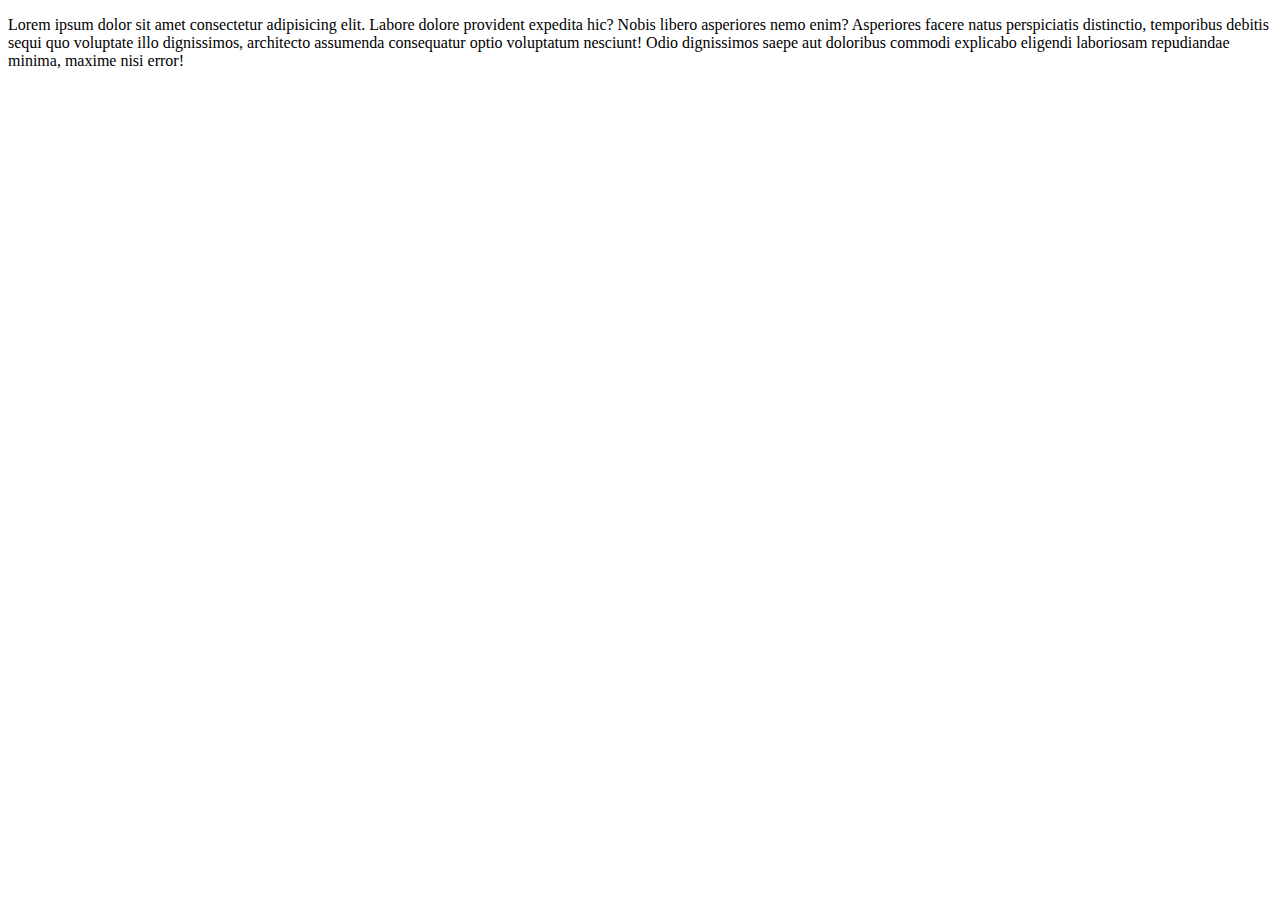
<file: index.html>
<!DOCTYPE html>
<html lang="en">
<head>
    <meta charset="UTF-8">
    <meta name="viewport" content="width=device-width, initial-scale=1.0">
    <title>Document</title>
</head>
<body>
    <p>Lorem ipsum dolor sit amet consectetur adipisicing elit. Labore dolore provident expedita hic? Nobis libero asperiores nemo enim? Asperiores facere natus perspiciatis distinctio, temporibus debitis sequi quo voluptate illo dignissimos, architecto assumenda consequatur optio voluptatum nesciunt! Odio dignissimos saepe aut doloribus commodi explicabo eligendi laboriosam repudiandae minima, maxime nisi error!</p>
</body>
</html>
</file>
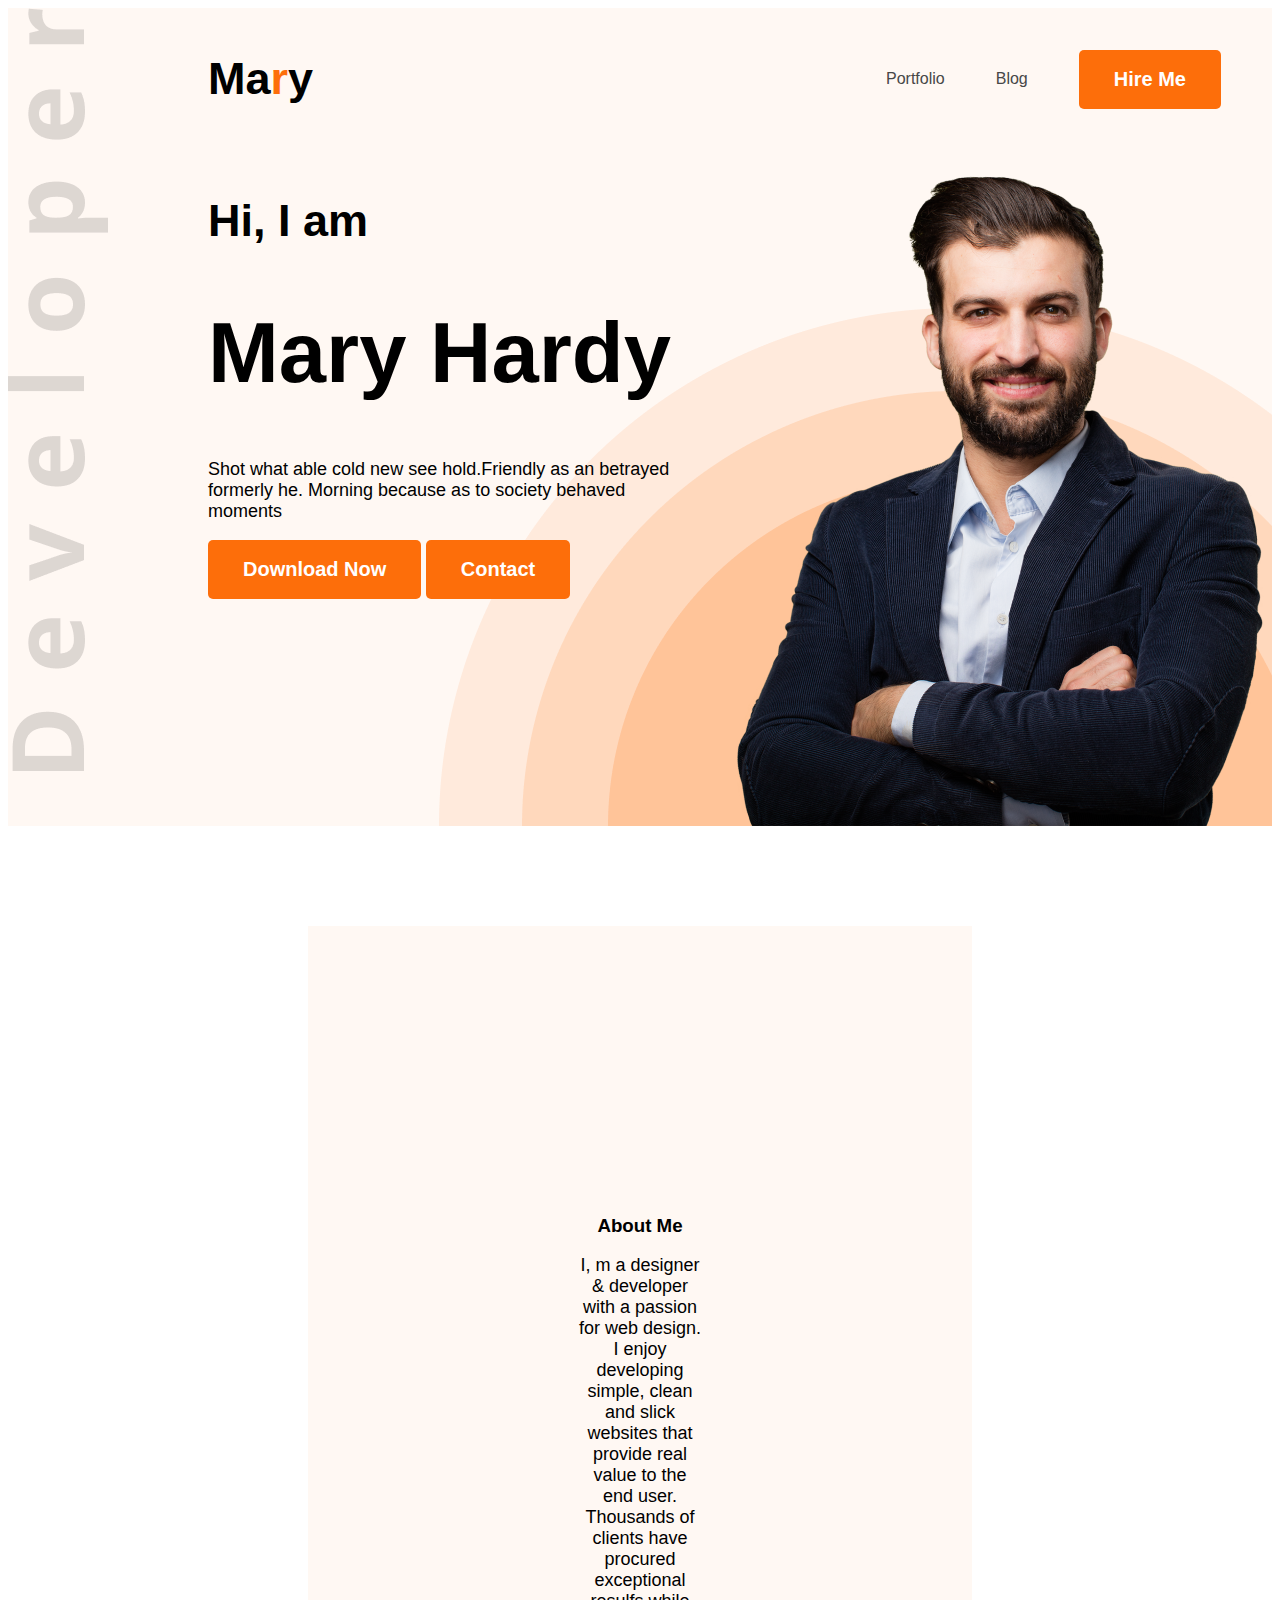
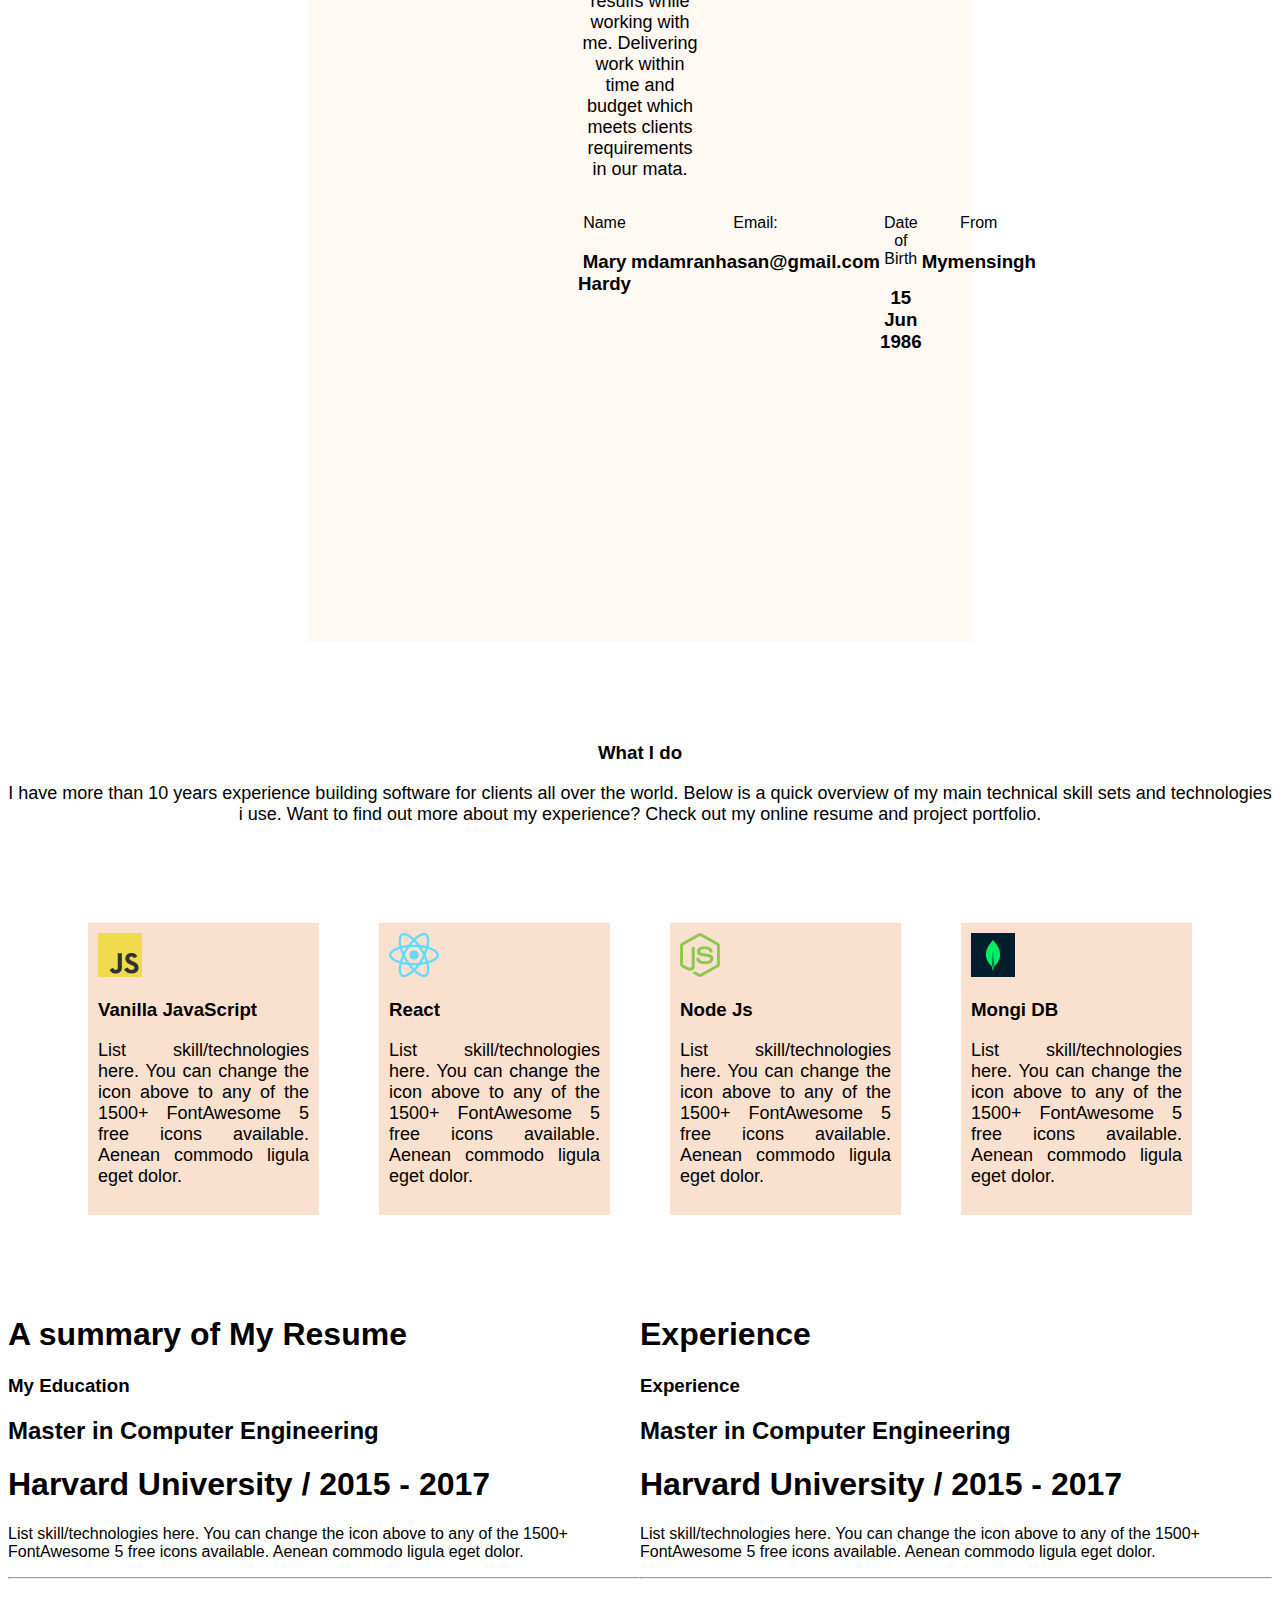
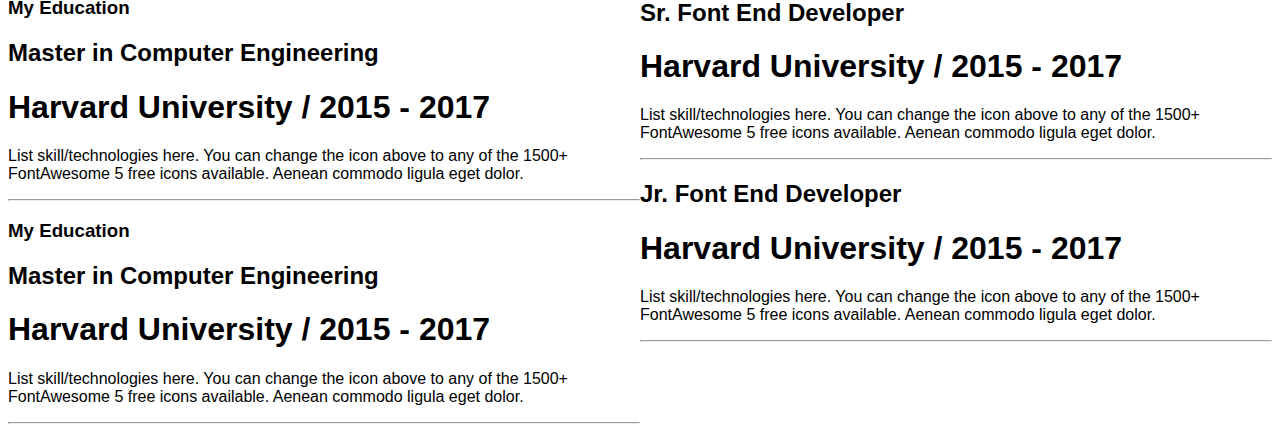
<file: index2.html>
<!DOCTYPE html>
<html lang="en">
<head>
    <meta charset="UTF-8">
    <meta name="viewport" content="width=device-width, initial-scale=1.0">
    <title>Document</title>
    <link rel="stylesheet" href="css/styles.css">
</head>
<body class="open-sans">
   

    <header class="header">
     

     <nav>
        <h3 class="mary">Ma<span class="name">r</span>y</h3>
        <ul>
            <li><a href="">Portfolio</a></li>
            <li><a href="">Blog</a></li>
            <li><a href=""><button class="button-color">Hire Me</button></a></li>
        </ul>

     </nav>
     <div class="top">

     <div class="mary-description">
        
        <h3 class="greetings">Hi, I am</h3>
        <h1 class="hardy">Mary Hardy</h1>
        
        <p class="para"> Shot what able cold new see hold.Friendly as an betrayed formerly he. Morning because as to society behaved moments</p>

        <button class="button-color">Download Now</button>
        <button class="button-color">Contact</button>
     </div>
     <img width="584px" height="676px" src="images/hardy.png" alt="">
    </div>

    </header>



    <main>
        <section class="about-me">
            <h3>About Me</h3>
            <p class="para"> I, m a designer & developer with a passion for web design. I enjoy developing simple, clean and 
slick websites that provide real value to the end user. Thousands of clients have procured 
exceptional resulfs while working with me. Delivering work within time and budget which meets 
clients requirements in our mata.</p>

<div class="about">

    <div>
    <p>Name</p>
     <h3>Mary Hardy</h3>
    </div>

    <div>
    <p>Email:</p>
    <h3>mdamranhasan@gmail.com</h3>
    </div>

    <div>
    <p>Date of Birth</p>
     <h3>15 Jun 1986</h3>
    </div>

    <div>
     <p>From</p>
     <h3>Mymensingh</h3>
     </div>

</div>

        </section>


        <section class="section-skill">

          <div class="what">
              <h3>What I do</h3>
            <p class="para">I have more than 10 years experience building software for clients all over the world. Below is a quick overview of my main technical skill sets and technologies i use. Want to find out more about my experience? Check out my online resume and project portfolio.</p>
          </div>

      

        

        <div class="skills">

            <div class="skill">
            <img src="images/icons/js.png" alt="">
            <h3>Vanilla JavaScript</h3>
            <p class="para">List skill/technologies here. You can change the icon above to any of the 1500+ FontAwesome 5 free icons available. Aenean commodo ligula eget dolor.</p>
        </div>

         <div class="skill">
            <img src="images/icons/react.png" alt="">
            <h3>React</h3>
            <p class="para">List skill/technologies here. You can change the icon above to any of the 1500+ FontAwesome 5 free icons available. Aenean commodo ligula eget dolor.</p>
        </div>

         <div class="skill">
            <img src="images/icons/nodejs.png" alt="">
            <h3>Node Js</h3>
            <p class="para">List skill/technologies here. You can change the icon above to any of the 1500+ FontAwesome 5 free icons available. Aenean commodo ligula eget dolor.</p>
        </div>

         <div class="skill">
            <img src="images/icons/mongo.png" alt="">
            <h3>Mongi DB</h3>
            <p class="para">List skill/technologies here. You can change the icon above to any of the 1500+ FontAwesome 5 free icons available. Aenean commodo ligula eget dolor.</p>
        </div>
    
    </div>
    </section>


        <section class="resume">

            <div>
            <h1>A summary of My Resume</h1>
            <div class="education">
                <h3>My Education</h3>
                <h2>Master in Computer Engineering</h2>
                <h1>Harvard University / 2015 - 2017</h1>
                <p>List skill/technologies here. You can change the icon above 
                to any of the 1500+ FontAwesome 5 free icons available. Aenean commodo ligula eget dolor.</p>

                <hr>


            </div>

            <div class="education">
                <h3>My Education</h3>
                <h2>Master in Computer Engineering</h2>
                <h1>Harvard University / 2015 - 2017</h1>
                <p>List skill/technologies here. You can change the icon above 
                to any of the 1500+ FontAwesome 5 free icons available. Aenean commodo ligula eget dolor.</p>

                <hr>


            </div>
            <div class="education">
                <h3>My Education</h3>
                <h2>Master in Computer Engineering</h2>
                <h1>Harvard University / 2015 - 2017</h1>
                <p>List skill/technologies here. You can change the icon above 
                to any of the 1500+ FontAwesome 5 free icons available. Aenean commodo ligula eget dolor.</p>

                <hr>

            </div>
            </div>

           <div>
            <div class="experience">
           <h1>Experience</h1>
            <div class="education">
                <h3>Experience</h3>
                <h2>Master in Computer Engineering</h2>
                <h1>Harvard University / 2015 - 2017</h1>
                <p>List skill/technologies here. You can change the icon above 
                to any of the 1500+ FontAwesome 5 free icons available. Aenean commodo ligula eget dolor.</p>

                <hr>

            </div>
             <div class="education">
    
                <h2>Sr. Font End Developer</h2>
                <h1>Harvard University / 2015 - 2017</h1>
                <p>List skill/technologies here. You can change the icon above 
                to any of the 1500+ FontAwesome 5 free icons available. Aenean commodo ligula eget dolor.</p>

                <hr>

            </div>
             <div class="education">
                
                <h2>Jr. Font End Developer</h2>
                <h1>Harvard University / 2015 - 2017</h1>
                <p>List skill/technologies here. You can change the icon above 
                to any of the 1500+ FontAwesome 5 free icons available. Aenean commodo ligula eget dolor.</p>

                <hr>
            </div>
            </div>

        </section>
     

    </main>



    <footer></footer>

</body>
</html>
</file>
<file: css/styles.css>
.open-sans{
  font-family: "Open Sans", sans-serif;
  font-optical-sizing: auto;
  font-weight:<weight>;
  font-style: normal;
  font-variation-settings:
    "wdth" 100;
}{
  font-family: "Open Sans", sans-serif;
  font-optical-sizing: auto;
  font-weight: <weight>;
  font-style: normal;
  font-variation-settings:
    "wdth" 100;
}
.name{

    color: #FD6E0A;
}
nav ul{
    list-style: none;
    display: flex;
    align-items: center;
}
nav ul li a{
    text-decoration: none;
    color: #474747;
}
nav ul li{
    margin-right: 51px;
}
nav{
    display: flex;
    align-items: center;
    justify-content: space-between;
}
.button-color{
    background-color : #FD6E0A;
    color: white;
    border-radius: 5px;
    border: none;
    font-size:20px ;
    font-weight: bold;
    padding: 18px 35px;
}
.header{
background-image: url('../images/developer.png'),url('../images/header_bg.png');
background-position: top left,bottom right;
background-repeat: no-repeat;
background-color: #FFF8F3;

}
.top{
    justify-content: space-between;
    display: flex;
}
.mary{
    margin-left: 200px;
    font-weight: 800;
    font-size: 45px;
}
.mary-description{
    margin-left: 200px;
}
.greetings{
    font-weight: 600;
    font-size: 45px;
}
.para{
    font-weight: 400;
    font-size: 18px;
}
.hardy{
    font-weight: bold;
    font-size: 85px;
}
 .about{ 
    display: flex;
    justify-content: space-around;
}
.about-me{
    text-align: center;
    padding: 270px;
    background-color: #FFF8F3;
    margin: 100px 300px 100px 300px;
 
}

.skills{
    display: flex;
    padding: 50px;
    justify-content: space-around;
   
}
.what{
    text-align: center;
   
}
.skill{
    background-color: #fae0ce;
    margin: 30px;
    padding: 10px;
    text-align: justify;
}
.resume{
    display: flex;

}
</file>
